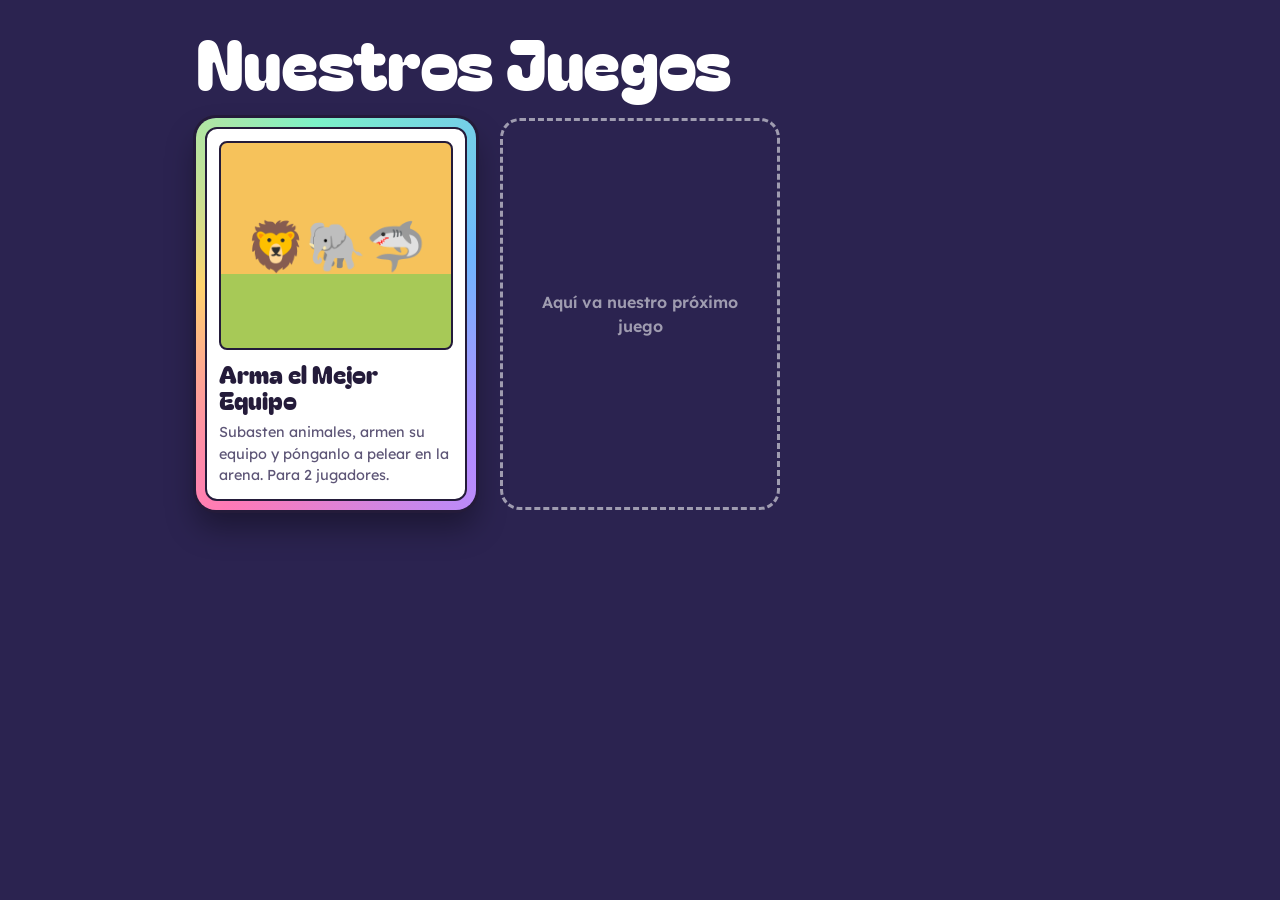
<file: index.html>
<!DOCTYPE html>
<html lang="es">
<head>
<meta charset="utf-8">
<meta name="viewport" content="width=device-width, initial-scale=1, viewport-fit=cover">
<title>Nuestros Juegos</title>
<link rel="preconnect" href="https://fonts.googleapis.com">
<link rel="preconnect" href="https://fonts.gstatic.com" crossorigin>
<link href="https://fonts.googleapis.com/css2?family=Bagel+Fat+One&family=Lexend:wght@400;600;700&display=swap" rel="stylesheet">
<link rel="stylesheet" href="shared/base.css">
</head>
<body>
<div id="app">
  <div class="screen">
    <h1 class="logo">Nuestros Juegos</h1>
    <!-- Para agregar un juego nuevo: crea su carpeta y añade otra tarjeta .game-card antes del lugar vacío. -->
    <div class="game-list">
      <a class="game-card" href="arma-el-mejor-equipo/index.html">
        <span class="gc-face">
          <span class="gc-art" aria-hidden="true">🦁🐘🦈</span>
          <span class="gc-name">Arma el Mejor Equipo</span>
          <span class="gc-desc">Subasten animales, armen su equipo y pónganlo a pelear en la arena. Para 2 jugadores.</span>
        </span>
      </a>
      <div class="game-card next-slot"><span>Aquí va nuestro próximo juego</span></div>
    </div>
  </div>
</div>
</body>
</html>
</file>
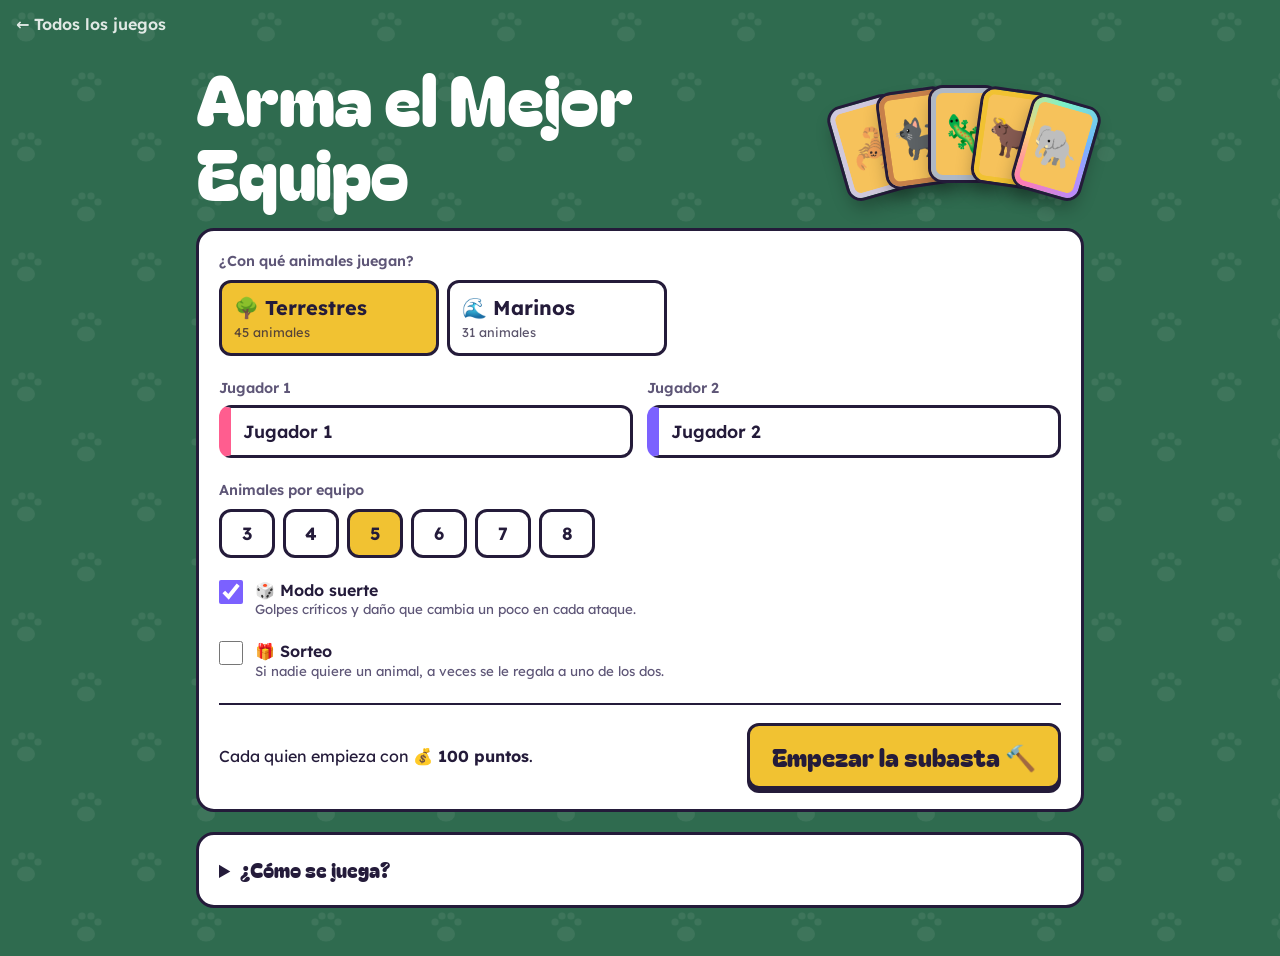
<file: arma-el-mejor-equipo/index.html>
<!DOCTYPE html>
<html lang="es">
<head>
<meta charset="utf-8">
<meta name="viewport" content="width=device-width, initial-scale=1, viewport-fit=cover">
<title>Arma el Mejor Equipo</title>
<link rel="preconnect" href="https://fonts.googleapis.com">
<link rel="preconnect" href="https://fonts.gstatic.com" crossorigin>
<link href="https://fonts.googleapis.com/css2?family=Bagel+Fat+One&family=Lexend:wght@400;600;700&display=swap" rel="stylesheet">
<link rel="stylesheet" href="../shared/base.css">
<link rel="stylesheet" href="styles.css">
</head>
<body>
<a class="home-link" href="../index.html">← Todos los juegos</a>
<div id="app"></div>
<!-- Scripts clásicos (no módulos) para que funcione abriendo el archivo con doble clic. El orden importa. -->
<script src="../shared/utils.js"></script>
<script src="js/animals.js"></script>
<script src="js/combat.js"></script>
<script src="js/cards.js"></script>
<script src="js/state.js"></script>
<script src="js/screens/setup.js"></script>
<script src="js/screens/auction.js"></script>
<script src="js/screens/lineup.js"></script>
<script src="js/screens/battle.js"></script>
<script src="js/screens/result.js"></script>
<script src="js/main.js"></script>
</body>
</html>
</file>
<file: shared/base.css>
/* Estilos compartidos por todos los juegos.
   Idea visual: los juegos son una "mesa" (--table) sobre la que se ponen paneles planos y cartas.
   Solo las cartas tienen profundidad; los paneles son planos con contorno de tinta.
   Cada juego puede redefinir --table / --table-pattern en su propio CSS. */
:root{
  --ink:#241B3A;          /* texto y contornos (berenjena, no negro) */
  --table:#2B2350;        /* fondo de la mesa */
  --table-pattern:none;
  --paper:#FFFFFF;        /* paneles */
  --text:#241B3A;
  --muted:#5E5677;
  --line:#241B3A;
  --gold:#F1C232;         /* acción principal */
  --p1:#FF5D8F; --p1soft:#FFE3EC;
  --p2:#7B61FF; --p2soft:#E9E4FF;
  --on-table:#FFFFFF;     /* texto directamente sobre la mesa */
  --display:"Bagel Fat One","Arial Rounded MT Bold",system-ui,sans-serif;
  --body:"Lexend","Segoe UI",system-ui,-apple-system,sans-serif;
  /* escala tipográfica 1.25 */
  --t-xs:.8rem; --t-sm:.9rem; --t-md:1.25rem; --t-lg:1.563rem; --t-xl:1.953rem; --t-2xl:2.441rem; --t-3xl:3.052rem;
  --r-panel:18px; --r-ctrl:12px;
}
@media (prefers-color-scheme: dark){
  :root:not([data-theme="light"]){
    --table:#17122B; --paper:#2A2342; --text:#F3EEFF; --muted:#BDB4D8; --line:#0C0817;
    --p1soft:#4F2236; --p2soft:#2F2763;
  }
}
:root[data-theme="dark"]{
  --table:#17122B; --paper:#2A2342; --text:#F3EEFF; --muted:#BDB4D8; --line:#0C0817;
  --p1soft:#4F2236; --p2soft:#2F2763;
}

:root{box-sizing:border-box;padding-top:env(safe-area-inset-top,0px);padding-bottom:env(safe-area-inset-bottom,0px)}
*,*::before,*::after{box-sizing:inherit}
body{
  margin:0;min-height:100vh;font-family:var(--body);font-weight:400;font-size:1rem;line-height:1.5;color:var(--text);
  background-color:var(--table);background-image:var(--table-pattern);
}
#app{max-width:920px;margin:0 auto;padding:16px 16px 48px}
h1,h2,h3{font-family:var(--display);font-weight:400;line-height:1.05;margin:0}
button,input,select{font-family:var(--body)}
b,strong{font-weight:700}

.screen{display:flex;flex-direction:column;gap:20px}
.panel{background:var(--paper);border:3px solid var(--line);border-radius:var(--r-panel);padding:20px}
.grid2{display:grid;grid-template-columns:repeat(2,minmax(0,1fr));gap:14px}
@media (max-width:560px){.grid2.stack{grid-template-columns:1fr}}

/* títulos sobre la mesa */
.logo{font-size:clamp(2.6rem,9vw,4.4rem);color:var(--on-table);letter-spacing:-.01em;margin:8px 0 0}
.title{font-size:clamp(var(--t-xl),6vw,var(--t-2xl));color:var(--on-table)}
.sub{color:var(--on-table);opacity:.85;margin:-8px 0 0;max-width:52ch}

/* formularios */
.field{display:flex;flex-direction:column;gap:6px;font-weight:600;font-size:var(--t-sm);color:var(--muted)}
.field input{font:inherit;font-size:1.1rem;font-weight:600;color:var(--text);background:var(--paper);
  border:3px solid var(--line);border-radius:var(--r-ctrl);padding:10px 12px;min-width:0}
.field.f1 input{border-left:12px solid var(--p1)} .field.f2 input{border-left:12px solid var(--p2)}
.check{display:flex;align-items:flex-start;gap:12px;font-weight:600;line-height:1.35}
.check input{width:24px;height:24px;flex:none;margin:0;accent-color:var(--p2)}
.check small{display:block;font-weight:400;color:var(--muted)}
fieldset{border:0;margin:0;padding:0;min-width:0}
legend{padding:0;margin-bottom:8px;font-weight:600;font-size:var(--t-sm);color:var(--muted)}

/* opciones tipo "pastilla" (radio buttons): .seg > label > input + span */
.seg{display:flex;flex-wrap:wrap;gap:8px}
.seg.nums{display:grid;grid-template-columns:repeat(6,minmax(0,56px))}
.seg.nums span{min-width:0;padding:8px 0}
.seg label{position:relative}
.seg input{position:absolute;opacity:0;inset:0;margin:0;cursor:pointer}
.seg span{display:block;min-width:48px;text-align:center;font-weight:700;font-size:1.1rem;padding:8px 14px;
  border:3px solid var(--line);border-radius:var(--r-ctrl);background:var(--paper);color:var(--text)}
.seg input:checked+span{background:var(--gold);color:var(--ink)}
.seg input:focus-visible+span{outline:4px solid var(--gold);outline-offset:3px}

/* botones */
.btn{font-weight:700;font-size:1rem;color:var(--ink);background:#FFFFFF;border:3px solid var(--line);border-radius:var(--r-ctrl);
  padding:10px 16px;box-shadow:0 4px 0 var(--line);cursor:pointer;transition:transform .06s,box-shadow .06s}
.btn:active:not(:disabled){transform:translateY(4px);box-shadow:0 0 0 var(--line)}
.btn:disabled{opacity:.4;cursor:not-allowed}
.btn:focus-visible,.mini:focus-visible,.home-link:focus-visible,.game-card:focus-visible{outline:4px solid var(--gold);outline-offset:3px}
.btn.big{font-family:var(--display);font-weight:400;font-size:clamp(1.15rem,4.6vw,var(--t-lg));padding:12px 22px}
.btn.primary{background:var(--gold)}
.btn.wide{width:100%}
.mini{font-weight:700;border:3px solid var(--line);background:var(--gold);color:var(--ink);border-radius:10px;width:36px;height:34px;cursor:pointer}
.mini:disabled{opacity:.25;cursor:default}

.pc1{color:var(--p1)} .pc2{color:var(--p2)}
.who{font-weight:700}
.empty{padding:14px;text-align:center;font-weight:600;color:var(--muted)}

/* reglas desplegables */
.rules summary{font-family:var(--display);font-size:var(--t-md);cursor:pointer}
.rules ol{margin:12px 0 0;padding-left:1.4em}
.rules li{margin:6px 0;max-width:68ch}

/* pantalla "pásale el dispositivo" */
.secret{display:flex;flex-direction:column;gap:16px;align-items:flex-start}
.secret .eye{font-size:clamp(4rem,16vw,6rem);line-height:1}
.secret p{font-size:var(--t-md);line-height:1.4;margin:0;max-width:34ch}

/* enlace de regreso y menú de juegos */
.home-link{display:inline-block;margin:12px 0 0 16px;font-weight:600;color:var(--on-table);text-decoration:none;opacity:.85}
.home-link:hover{opacity:1;text-decoration:underline}

/* celebración */
.trophy{font-size:clamp(5rem,20vw,8rem);line-height:1;animation:pop .6s cubic-bezier(.3,1.6,.5,1)}
@keyframes pop{0%{transform:scale(.5) rotate(-6deg);opacity:0}100%{transform:none;opacity:1}}
.row-btns{display:flex;flex-direction:column;gap:12px}
.confetti{position:fixed;top:-30px;font-size:1.6rem;pointer-events:none;animation:fall linear forwards;z-index:50}
@keyframes fall{to{transform:translateY(110vh) rotate(720deg)}}

@media (prefers-reduced-motion:reduce){
  *,*::before,*::after{animation-duration:.01s !important;animation-iteration-count:1 !important;transition:none !important}
  .confetti{display:none}
}

/* menú de juegos: cada juego es una carta coleccionable */
.game-list{display:grid;grid-template-columns:repeat(auto-fill,minmax(230px,1fr));gap:24px}
.game-card{display:block;aspect-ratio:5/7;padding:9px;border-radius:20px;text-decoration:none;color:var(--ink);
  background:conic-gradient(from 210deg,#FF7AB6,#FFD36E,#7CF2C8,#6FB7FF,#B58CFF,#FF7AB6);
  box-shadow:0 0 0 3px var(--line),0 18px 30px rgba(0,0,0,.35);transition:transform .15s}
.game-card:hover{transform:translateY(-4px) rotate(-1deg)}
.gc-face{height:100%;display:flex;flex-direction:column;gap:10px;background:#FFFFFF;border:2px solid var(--ink);border-radius:12px;padding:12px}
.gc-art{flex:1;display:grid;place-items:center;font-size:3rem;border:2px solid var(--ink);border-radius:8px;background:linear-gradient(#F6C25B 0 64%,#A7C957 64% 100%)}
.gc-name{font-family:var(--display);font-size:var(--t-lg);line-height:1.05}
.gc-desc{font-size:var(--t-sm);color:#5E5677}
.next-slot{display:grid;place-items:center;text-align:center;background:none;box-shadow:none;border:3px dashed var(--on-table);opacity:.55;color:var(--on-table);font-weight:600;padding:24px}
</file>
<file: arma-el-mejor-equipo/styles.css>
/* Estilos propios de "Arma el Mejor Equipo". Los comunes están en ../shared/base.css
   Idea visual: cartas coleccionables sobre el tapete del bioma. El marco (rim) de cada carta
   indica su rareza; es lo único con profundidad y brillo en la pantalla. */

/* ---------- tokens ---------- */
:root{
  --hp:#E5484D; --atk:#F28C28; --def:#3E8BFF; --spd:#22B573;
  /* rarezas */
  --r-comun:#CFC8DD; --r-bronce:#C7804A; --r-plata:#AEB8C6; --r-oro:#F1C232;
  --holo:conic-gradient(from 210deg,#FF7AB6,#FFD36E,#7CF2C8,#6FB7FF,#B58CFF,#FF7AB6);
  /* bioma tierra (por defecto): tapete verde acacia con huellas; arte de sabana */
  --table:#2F6B4F;
  --table-pattern:url("data:image/svg+xml,%3Csvg xmlns='http://www.w3.org/2000/svg' width='120' height='120'%3E%3Cg fill='%23fff' fill-opacity='.07'%3E%3Cellipse cx='26' cy='34' rx='9' ry='7.5'/%3E%3Ccircle cx='15' cy='22' r='3.6'/%3E%3Ccircle cx='22' cy='16' r='3.6'/%3E%3Ccircle cx='31' cy='16' r='3.6'/%3E%3Ccircle cx='38' cy='22' r='3.6'/%3E%3Cellipse cx='86' cy='94' rx='9' ry='7.5'/%3E%3Ccircle cx='75' cy='82' r='3.6'/%3E%3Ccircle cx='82' cy='76' r='3.6'/%3E%3Ccircle cx='91' cy='76' r='3.6'/%3E%3Ccircle cx='98' cy='82' r='3.6'/%3E%3C/g%3E%3C/svg%3E");
  --art-sky:#F6C25B; --art-ground:#A7C957;
}
:root[data-biome="mar"]{
  --table:#0E4C6B;
  --table-pattern:url("data:image/svg+xml,%3Csvg xmlns='http://www.w3.org/2000/svg' width='120' height='60'%3E%3Cpath d='M0 30 Q15 18 30 30 T60 30 T90 30 T120 30' fill='none' stroke='%23fff' stroke-opacity='.08' stroke-width='3'/%3E%3C/svg%3E");
  --art-sky:#8FDCEB; --art-ground:#2E8FB8;
}
@media (prefers-color-scheme: dark){
  :root:not([data-theme="light"]){--table:#1C4232}
  :root:not([data-theme="light"])[data-biome="mar"]{--table:#082F44}
}
:root[data-theme="dark"]{--table:#1C4232}
:root[data-theme="dark"][data-biome="mar"]{--table:#082F44}

/* el marco de rareza se pinta como fondo del borde (funciona con esquinas redondeadas y con el holográfico) */
.r-comun{--rim:linear-gradient(var(--r-comun),var(--r-comun)); --rc:var(--r-comun)}
.r-bronce{--rim:linear-gradient(var(--r-bronce),var(--r-bronce)); --rc:var(--r-bronce)}
.r-plata{--rim:linear-gradient(var(--r-plata),var(--r-plata)); --rc:var(--r-plata)}
.r-oro{--rim:linear-gradient(var(--r-oro),var(--r-oro)); --rc:var(--r-oro)}
.r-holo{--rim:var(--holo); --rc:#B58CFF}
.c-hp{background:var(--hp)} .c-atk{background:var(--atk)} .c-def{background:var(--def)} .c-spd{background:var(--spd)}

/* ---------- carta grande ---------- */
.tcard{width:min(330px,100%);padding:9px;border-radius:20px;color:var(--ink);
  background:var(--rim);box-shadow:0 0 0 3px var(--line),0 18px 30px rgba(0,0,0,.35)}
.tc-face{background:#FFFFFF;border:2px solid var(--ink);border-radius:12px;padding:12px 12px 14px;display:flex;flex-direction:column;gap:8px}
.tc-top{display:flex;justify-content:space-between;align-items:baseline;gap:8px}
.tc-name{font-size:var(--t-lg);overflow-wrap:anywhere}
.tc-hp{font-family:var(--display);font-size:var(--t-lg);color:var(--hp);white-space:nowrap}
.tc-hp small{font-size:1rem;margin-left:2px}
.tc-art{position:relative;overflow:hidden;aspect-ratio:4/3;border:2px solid var(--ink);border-radius:8px;display:grid;place-items:center;
  background:linear-gradient(var(--art-sky) 0 64%,var(--art-ground) 64% 100%)}
.tc-emoji{font-size:clamp(4.5rem,20vw,6rem);line-height:1;filter:drop-shadow(0 6px 0 rgba(36,27,58,.25))}
.tc-rarity{display:flex;align-items:center;gap:8px;font-weight:700;font-size:var(--t-sm)}
.tc-stars{color:#E3A008;font-size:1.15rem;letter-spacing:1px}
.tc-move{margin:0;font-size:var(--t-sm);color:#5E5677}
.tc-move b{color:var(--ink)}
.tc-stat{display:grid;grid-template-columns:7.2em 1fr 2.4em;align-items:center;gap:8px;font-size:var(--t-sm);font-weight:600}
.tc-stat b{text-align:right}
.tc-bar{height:12px;border:2px solid var(--ink);border-radius:999px;background:#F1EEF7;overflow:hidden}
.tc-bar i{display:block;height:100%}
/* holográfica: brillo que recorre la ilustración */
.r-holo .tc-art::after{content:"";position:absolute;inset:0;pointer-events:none;mix-blend-mode:overlay;
  background:linear-gradient(115deg,transparent 30%,rgba(255,255,255,.8) 45%,transparent 60%);background-size:250% 100%;
  animation:shine 3.2s ease-in-out infinite}
@keyframes shine{0%{background-position:120% 0}100%{background-position:-120% 0}}
/* la carta se voltea al salir: el único momento llamativo de la subasta */
.tcard.flip{animation:flipIn .6s cubic-bezier(.25,1.3,.5,1)}
@keyframes flipIn{0%{transform:perspective(900px) rotateY(-95deg) scale(.85);opacity:0}100%{transform:none;opacity:1}}

/* ---------- mini carta ---------- */
.mcard{display:inline-grid;place-items:center;flex:none;width:36px;height:48px;border-radius:8px;font-size:1.35rem;line-height:1;
  border:3px solid transparent;background:linear-gradient(var(--art-sky),var(--art-sky)) padding-box,var(--rim) border-box;
  box-shadow:0 0 0 2px var(--line)}
.mcard.empty-slot{background:transparent;border:2px dashed var(--muted);box-shadow:none;opacity:.6}

/* ---------- inicio ---------- */
.hero{display:grid;gap:12px;align-items:center}
@media (min-width:720px){.hero{grid-template-columns:1fr auto}}
.fan{display:flex;justify-content:center;padding:14px 0 6px}
.fan .fan-card{position:relative;width:66px;height:92px;font-size:2.4rem;border-width:5px;border-radius:12px;margin:0 -9px;box-shadow:0 0 0 3px var(--line),0 10px 18px rgba(0,0,0,.3)}
/* cada carta encima de la anterior, como un abanico en la mano */
.fan .fan-card:nth-child(1){z-index:1;transform:rotate(-16deg) translateY(14px)}
.fan .fan-card:nth-child(2){z-index:2;transform:rotate(-8deg) translateY(4px)}
.fan .fan-card:nth-child(3){z-index:3;transform:translateY(0)}
.fan .fan-card:nth-child(4){z-index:4;transform:rotate(8deg) translateY(4px)}
.fan .fan-card:nth-child(5){z-index:5;transform:rotate(16deg) translateY(14px)}
.setup{display:flex;flex-direction:column;gap:22px}
.biome-pick{display:grid;grid-template-columns:repeat(2,minmax(0,1fr))}
@media (min-width:720px){.biome-pick{grid-template-columns:repeat(2,minmax(0,220px))}}
.biome-pick span{text-align:left;font-size:clamp(1rem,4.2vw,var(--t-md));padding:10px 12px;white-space:nowrap}
.biome-pick small{display:block;font-size:var(--t-xs);font-weight:400;color:inherit;opacity:.75}
.setup-go{display:flex;flex-wrap:wrap;gap:12px 20px;align-items:center;justify-content:space-between;border-top:2px solid var(--line);padding-top:18px}
.setup-go p{margin:0}

/* ---------- subasta ---------- */
.pp{background:var(--paper);border:3px solid var(--line);border-radius:var(--r-panel);padding:10px 12px;transition:transform .2s}
.pp.c1{border-left:12px solid var(--p1)} .pp.c2{border-left:12px solid var(--p2)}
.pp.c1.active{outline:4px solid var(--p1);outline-offset:2px;transform:translateY(-3px)}
.pp.c2.active{outline:4px solid var(--p2);outline-offset:2px;transform:translateY(-3px)}
.pp-top{display:flex;flex-wrap:wrap;justify-content:space-between;align-items:baseline;gap:0 8px}
.pp-name{font-family:var(--display);font-size:var(--t-md);overflow:hidden;text-overflow:ellipsis;white-space:nowrap}
.pp-pts{font-weight:700;white-space:nowrap;flex:none}
.slots{display:flex;flex-wrap:wrap;gap:7px;margin-top:10px}
.auction{display:grid;gap:20px;align-items:start}
@media (min-width:720px){.auction{grid-template-columns:auto 1fr}}
.card-spot{display:flex;flex-direction:column;align-items:center;gap:10px}
.left{margin:0;color:var(--on-table);opacity:.8;font-size:var(--t-sm)}
.bidzone{display:flex;flex-direction:column;gap:14px}
.turn{font-family:var(--display);font-size:var(--t-lg);border-radius:var(--r-ctrl);padding:6px 12px;border:3px solid var(--line)}
.turn.c1{background:var(--p1);color:var(--ink)} .turn.c2{background:var(--p2);color:#FFFFFF}
.offer{margin:0;font-size:1.1rem}
.offer-num{font-family:var(--display);font-weight:400;font-size:var(--t-xl);vertical-align:-3px}
.hint{margin:0;color:var(--muted)}
.bids{display:flex;flex-wrap:wrap;gap:10px}
.bids .btn{min-width:72px;font-size:var(--t-md)}
.bids.c1 .btn.bid{background:var(--p1);color:var(--ink)} .bids.c2 .btn.bid{background:var(--p2);color:#FFFFFF}
.banner{margin:0;font-size:var(--t-md);line-height:1.4}

/* ---------- alineación ---------- */
.sorter{display:flex;flex-wrap:wrap;gap:8px;align-items:center}
.sorter span{width:100%;color:var(--on-table);font-weight:600}
.sorter .btn{padding:6px 12px;font-size:var(--t-sm)}
.tl{background:var(--paper);border:3px solid var(--line);border-radius:var(--r-panel);padding:14px 16px}
.tl.c1{border-left:12px solid var(--p1)} .tl.c2{border-left:12px solid var(--p2)}
.tl-head{display:flex;justify-content:space-between;align-items:baseline;gap:6px;flex-wrap:wrap;margin-bottom:4px}
.tl-head h3{font-size:var(--t-lg)}
.tl-head small{color:var(--muted);font-weight:600}
.tl-row{display:grid;grid-template-columns:24px 40px 1fr auto;align-items:center;gap:6px 10px;padding:10px 0;border-top:2px solid var(--line)}
.tl-row:first-of-type{border-top:0}
.tl-num{font-family:var(--display);font-size:var(--t-md);text-align:center}
.tl-name{font-weight:700;line-height:1.2}
.tl-name small{display:block;font-weight:400;color:var(--muted);font-size:var(--t-xs)}
.tl-row .mini+.mini{margin-left:4px}
.tl-stats{grid-column:1/-1;display:grid;grid-template-columns:1fr 1fr;gap:2px 12px}
@media (min-width:640px){.tl-stats{grid-column:3/-1;grid-template-columns:repeat(4,auto);justify-content:start;gap:2px 18px}}
.ic{display:flex;align-items:center;gap:1px;font-size:.8rem;white-space:nowrap}
.ic .off{filter:grayscale(1);opacity:.22}
.ic b{margin-left:6px;font-size:var(--t-sm)}

/* ---------- batalla ---------- */
.arena{position:relative;overflow:hidden;height:clamp(270px,52vw,360px);border:3px solid var(--line);border-radius:var(--r-panel);
  background:linear-gradient(var(--art-sky) 0 64%,var(--art-ground) 64% 100%)}
.sunball{position:absolute;top:14px;left:50%;transform:translateX(-50%);width:56px;height:56px;border-radius:50%;background:#FFF3C4;border:3px solid var(--ink)}
:root[data-biome="mar"] .sunball{display:none}
.cloud{position:absolute;font-size:2.4rem;opacity:.9}
.cloud.a{top:18px;left:10%} .cloud.b{top:44px;right:12%}
.vs{position:absolute;left:50%;top:44%;transform:translate(-50%,-50%) rotate(-8deg);font-family:var(--display);font-size:var(--t-2xl);color:var(--gold);
  -webkit-text-stroke:3px var(--ink);paint-order:stroke fill;z-index:2}
.side{position:absolute;bottom:8%;width:46%;display:flex;flex-direction:column;align-items:center}
.side.s0{left:2%} .side.s1{right:2%}
.tag{background:#FFFFFF;color:var(--ink);border:3px solid var(--ink);border-radius:var(--r-ctrl);padding:5px 9px;width:min(200px,94%);margin-bottom:6px}
.tag.c1{border-left:12px solid var(--p1)} .tag.c2{border-left:12px solid var(--p2)}
.tname{font-family:var(--display);font-size:1.05rem;white-space:nowrap;overflow:hidden;text-overflow:ellipsis}
.hpbar{height:12px;border:2px solid var(--ink);border-radius:999px;background:#E6E1EF;overflow:hidden;margin-top:3px}
.hpbar i{display:block;height:100%;transition:width .45s ease,background-color .3s}
.hpnum{font-size:var(--t-xs);font-weight:700;text-align:right}
.fwrap{position:relative;line-height:1}
.bob{display:inline-block;animation:bob 1.6s ease-in-out infinite}
.femo{display:inline-block;font-size:clamp(4.2rem,15vw,7rem);filter:drop-shadow(0 6px 0 rgba(36,27,58,.3))}
.s0 .femo{transform:scaleX(-1)}
.shadow{width:60%;height:14px;background:rgba(0,0,0,.22);border-radius:50%;margin-top:-6px}
@keyframes bob{0%,100%{transform:translateY(0)}50%{transform:translateY(-6px)}}
.s0 .fwrap.atk{animation:lungeR .42s ease}
.s1 .fwrap.atk{animation:lungeL .42s ease}
@keyframes lungeR{0%{transform:none}45%{transform:translateX(55%) rotate(10deg) scale(1.1)}100%{transform:none}}
@keyframes lungeL{0%{transform:none}45%{transform:translateX(-55%) rotate(-10deg) scale(1.1)}100%{transform:none}}
.fwrap.hit{animation:hit .5s}
@keyframes hit{0%,100%{transform:none;opacity:1}20%{transform:translateX(-10px);opacity:.3}40%{transform:translateX(10px);opacity:1}60%{transform:translateX(-7px);opacity:.3}80%{transform:translateX(4px);opacity:1}}
.fwrap.faint{animation:faint .8s forwards}
@keyframes faint{to{transform:translateY(50px) rotate(100deg) scale(.6);opacity:0}}
.fwrap.enter{animation:enter .6s cubic-bezier(.3,1.5,.5,1)}
@keyframes enter{0%{transform:translateY(-140px) scale(.4);opacity:0}100%{transform:none;opacity:1}}
.dmg{position:absolute;left:50%;top:10%;transform:translateX(-50%);font-family:var(--display);font-size:var(--t-xl);color:#FFFFFF;
  -webkit-text-stroke:3px var(--hp);paint-order:stroke fill;animation:floatUp 1.1s forwards;pointer-events:none;z-index:3;white-space:nowrap}
.dmg.crit{font-size:var(--t-2xl);-webkit-text-stroke-color:var(--atk)}
@keyframes floatUp{0%{opacity:0;transform:translate(-50%,10px) scale(.6)}20%{opacity:1;transform:translate(-50%,-10px) scale(1.2)}100%{opacity:0;transform:translate(-50%,-60px) scale(1)}}
.bubble{background:var(--paper);border:3px solid var(--line);border-radius:var(--r-panel);padding:14px 18px;font-size:var(--t-md);
  min-height:3.4em;text-align:center}
.bench{display:flex;flex-wrap:wrap;gap:8px;padding:10px 12px;background:var(--paper);border:3px solid var(--line);border-radius:var(--r-panel);align-items:center}
.bench.c1{border-left:12px solid var(--p1)} .bench.c2{border-left:12px solid var(--p2)}
.bench .bname{font-family:var(--display);width:100%;font-size:1.05rem}
.bench .mcard{transition:transform .2s}
.bench .mcard.out{filter:grayscale(1);opacity:.4}
.bench .mcard.now{transform:translateY(-4px) scale(1.15)}
.controls{display:flex;gap:10px;justify-content:center;flex-wrap:wrap}
.controls .btn.on{background:var(--gold)}

/* ---------- resultado ---------- */
.result .panel p{font-size:1.1rem;margin:6px 0}
.result-head{display:flex;align-items:center;gap:16px;flex-wrap:wrap}
.result-head .trophy{font-size:clamp(3.5rem,14vw,5.5rem)}
</file>
